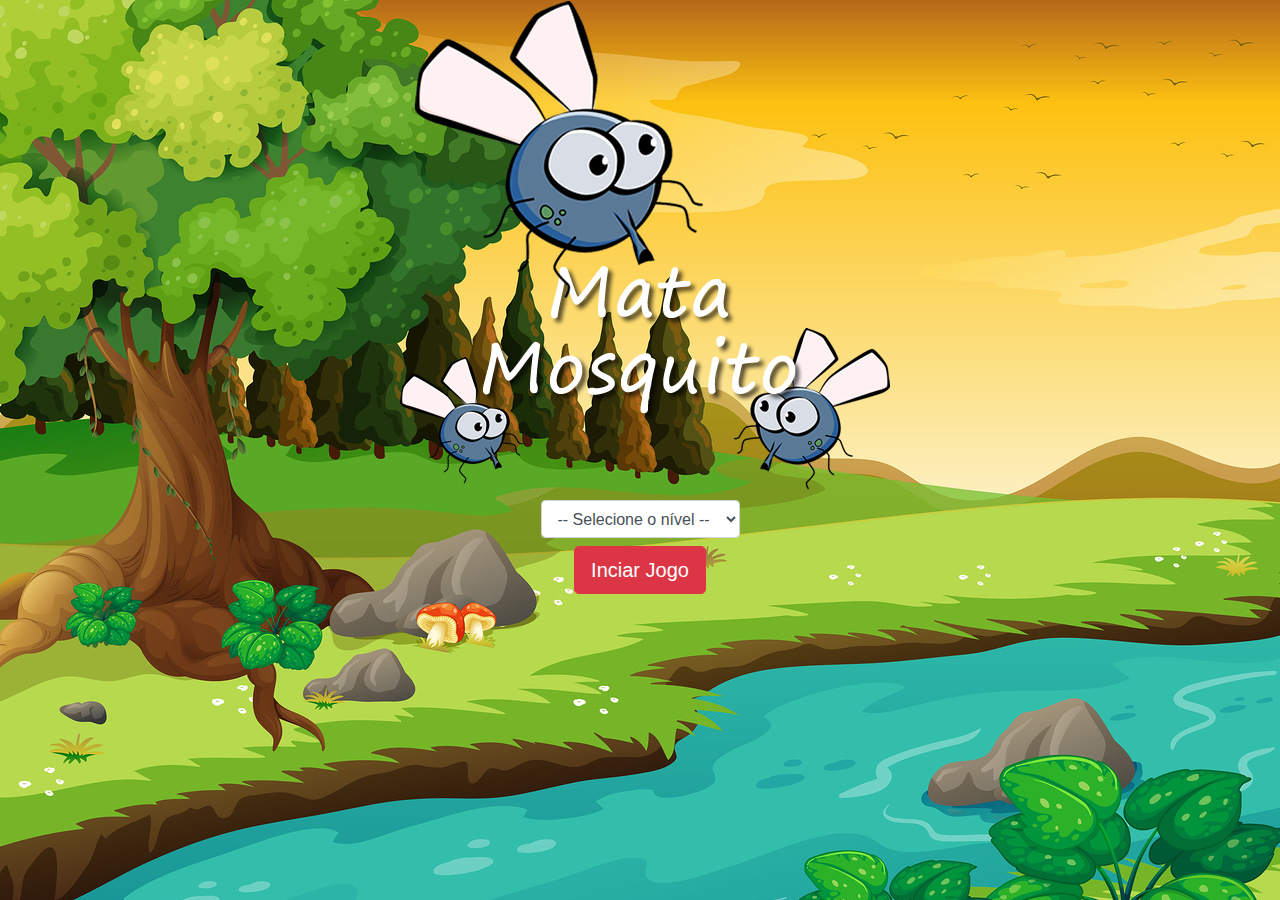
<file: index.html>
<!DOCTYPE html>
<html>
	<head>
		<title></title>
    <meta charset = 'UTF-8'/>
		<link rel="stylesheet" href="https://maxcdn.bootstrapcdn.com/bootstrap/4.0.0/css/bootstrap.min.css" integrity="sha384-Gn5384xqQ1aoWXA+058RXPxPg6fy4IWvTNh0E263XmFcJlSAwiGgFAW/dAiS6JXm" crossorigin="anonymous">

		<link rel="stylesheet" href="style.css" />
    <script>
      function iniciarJogo(){
        // alert( document.getElementById('nivel').value)
        var nivel = document.getElementById('nivel').value
        if(nivel === ''){
          alert('Selecione um nível para iniciar o jogo')
          return false
        }
       
        window.location.href = "app.html?" + nivel
       
      }
    </script>
	</head>
	<body>

		<div class="container">
			<div class="row">
				<div class="col">
					<div class="d-flex justify-content-center">
						<img src="imagens/game.png" />
					</div>
				</div>
			</div>

      <div class="row">
				<div class="col">
					<div class="d-flex justify-content-center">
            <div class="mb-2">
              <select class="form-control" id="nivel">
                <option value="">-- Selecione o nível --</option>
                <option value="normal">normal</option>
                <option value="dificil">difícil</option>
                <option value="chucknorris">chuck Norris</option>
              </select>
            </div>
          </div>
        </div>
      </div>

			<div class="row">
				<div class="col">
					<div class="d-flex justify-content-center">
						<button type="button" class="btn btn-danger btn-lg" onclick="iniciarJogo()">Inciar Jogo</button>
					</div>
				</div>
			</div>
		</div>

	</body>
</html>
</file>
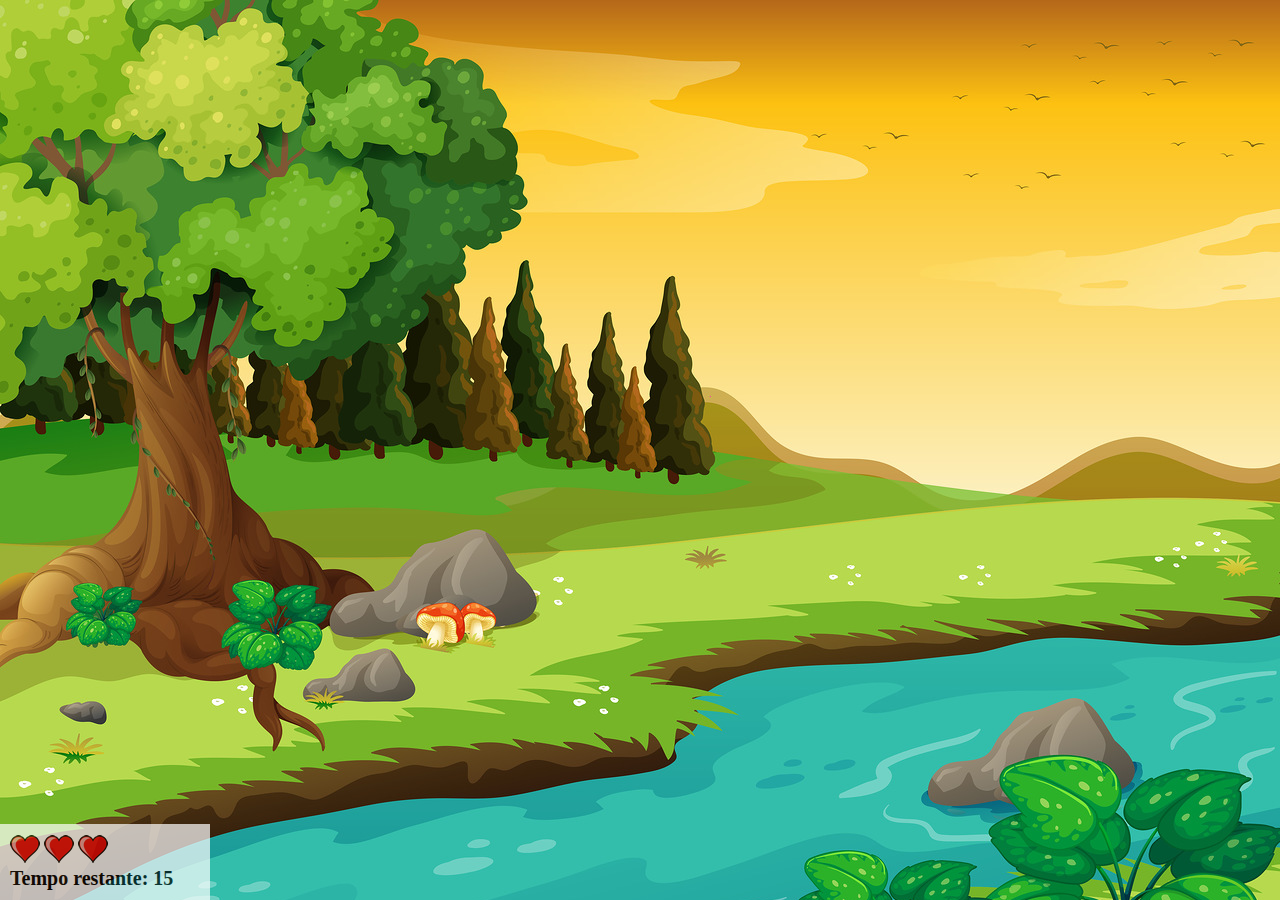
<file: app.html>
<!DOCTYPE html>
<html>
	<head>
		<title></title>

		<link rel="stylesheet" href="style.css" />
		<script src="jogo.js"></script>
	</head>
	<body onresize="ajustaTamanhoPalcoJogo()">

		<div class="painel">
			<div class="vidas">
				<img id="v1" src="imagens/coracao_cheio.png" />
				<img id="v2" src="imagens/coracao_cheio.png" />
				<img id="v3" src="imagens/coracao_cheio.png" />
			</div>

			<div class="cronometro">Tempo restante: <span id="cronometro"></span></div>
		</div>

		<script>
			document.getElementById('cronometro').innerHTML = tempo

			var criaMosca = setInterval(function() { 
				posicaoRandomica()
			}, criaMosquitoTempo)
		</script>
	</body>
</html>
</file>
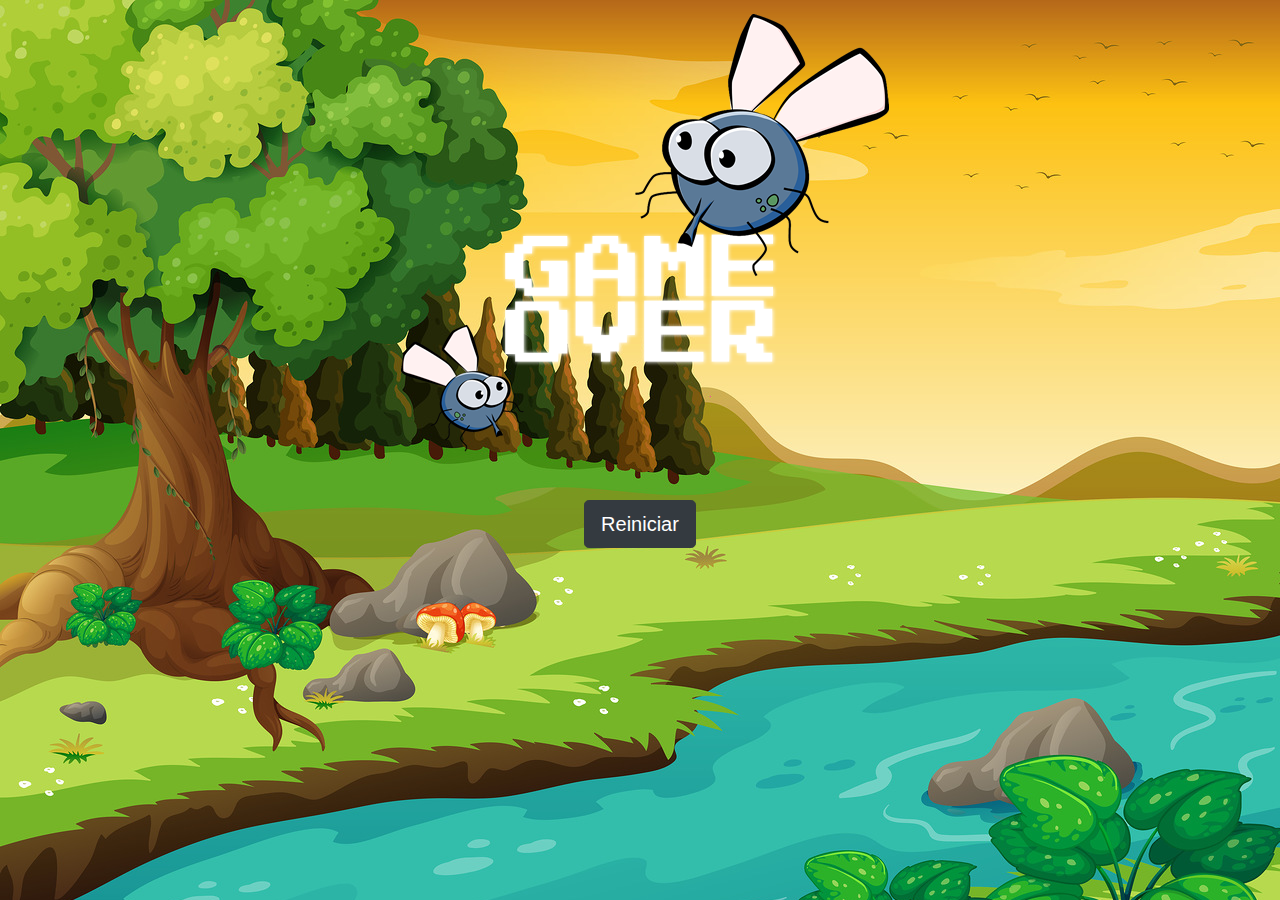
<file: fim_de_jogo.html>
<!DOCTYPE html>
<html>
	<head>
		<title></title>
		<meta charset = 'UTF-8'/>
		<link rel="stylesheet" href="https://maxcdn.bootstrapcdn.com/bootstrap/4.0.0/css/bootstrap.min.css" integrity="sha384-Gn5384xqQ1aoWXA+058RXPxPg6fy4IWvTNh0E263XmFcJlSAwiGgFAW/dAiS6JXm" crossorigin="anonymous">

		<link rel="stylesheet" href="style.css" />
	</head>
	<body>

		<div class="container">
			<div class="row">
				<div class="col">
					<div class="d-flex justify-content-center">
						<img src="imagens/game_over.png" />
					</div>
				</div>
			</div>


			<div class="row">
				<div class="col">
					<div class="d-flex justify-content-center">
						<button type="button" class="btn btn-dark btn-lg" onclick="window.location.href = 'index.html' ">Reiniciar</button>
					</div>
				</div>
			</div>
		</div>

	</body>
</html>
</file>
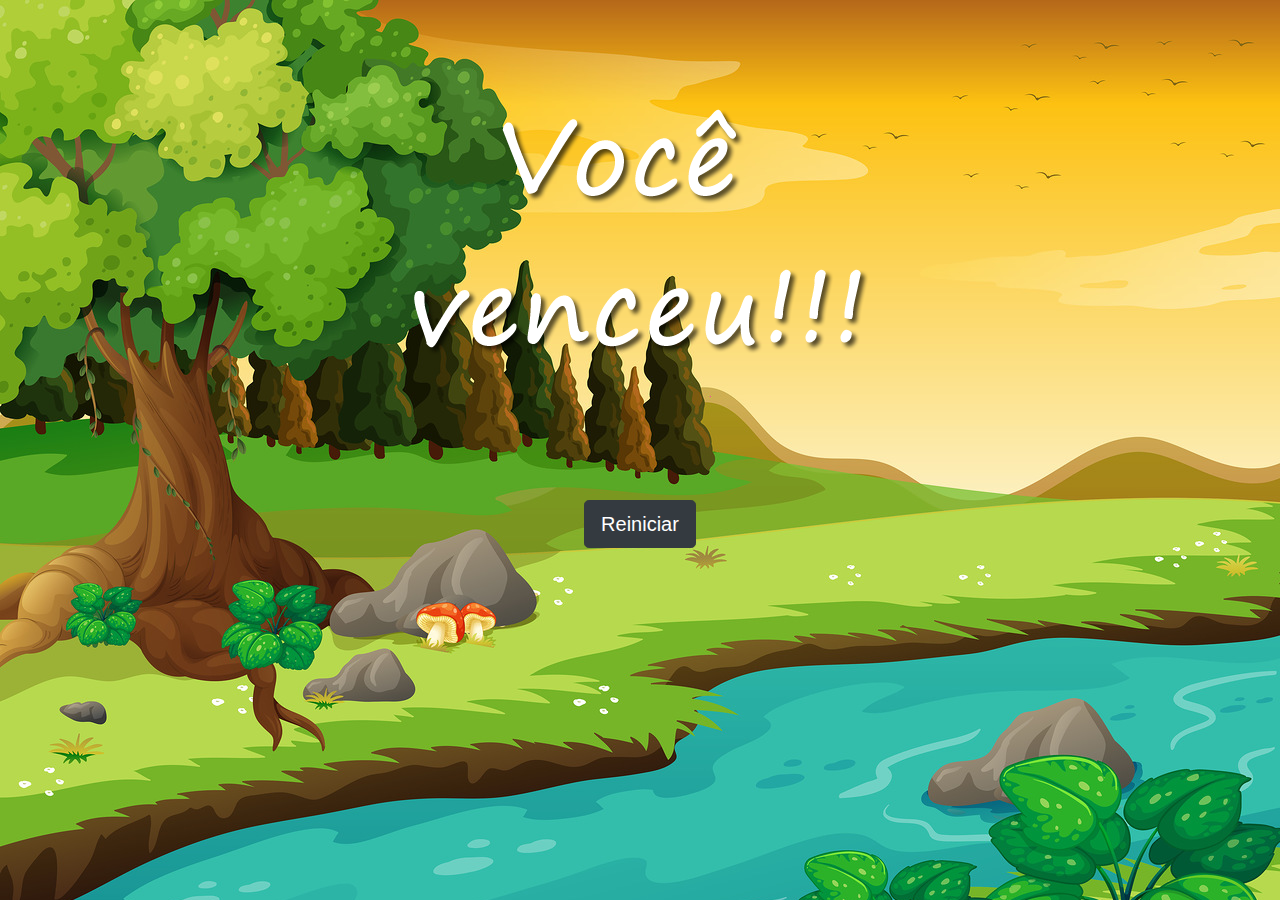
<file: vitoria.html>
<!DOCTYPE html>
<html>
	<head>
		<title></title>
        <meta charset = 'UTF-8'/>
		<link rel="stylesheet" href="https://maxcdn.bootstrapcdn.com/bootstrap/4.0.0/css/bootstrap.min.css" integrity="sha384-Gn5384xqQ1aoWXA+058RXPxPg6fy4IWvTNh0E263XmFcJlSAwiGgFAW/dAiS6JXm" crossorigin="anonymous">

		<link rel="stylesheet" href="style.css" />
	</head>
	<body>

		<div class="container">
			<div class="row">
				<div class="col">
					<div class="d-flex justify-content-center">
						<img src="imagens/vitoria.png" />
					</div>
				</div>
			</div>


			<div class="row">
				<div class="col">
					<div class="d-flex justify-content-center">
						<button type="button" class="btn btn-dark btn-lg" onclick="window.location.href = 'app.html' ">Reiniciar</button>
					</div>
				</div>
			</div>
		</div>

	</body>
</html>
</file>
<file: style.css>
html{
	cursor: url(imagens/mata_mosca.png) 30 30, auto;
}


body {
	background-image: url(imagens/bg.jpg);
	background-repeat: no-repeat;
	background-size: 100%;
}

.mosquito1 {
	width: 50px;
	height: 50px;
}

.mosquito2 {
	width: 70px;
	height: 70px;
}

.mosquito3 {
	width: 90px;
	height: 90px;
}

.ladoA {
	transform: scaleX(1);
}

.ladoB {
	transform: scaleX(-1);
}

.painel {
	position: absolute;
	width: 190px;
	padding: 10px;
	left: 0px;
	bottom: 0px;
	border-top:solid 1px #fff;
	background-color: #fff;
	opacity: 0.7
}

.vidas {
	float: left;
}

.cronometro {
	float: left;
	font-size: 20px;
	font-weight: bold;
}
</file>
